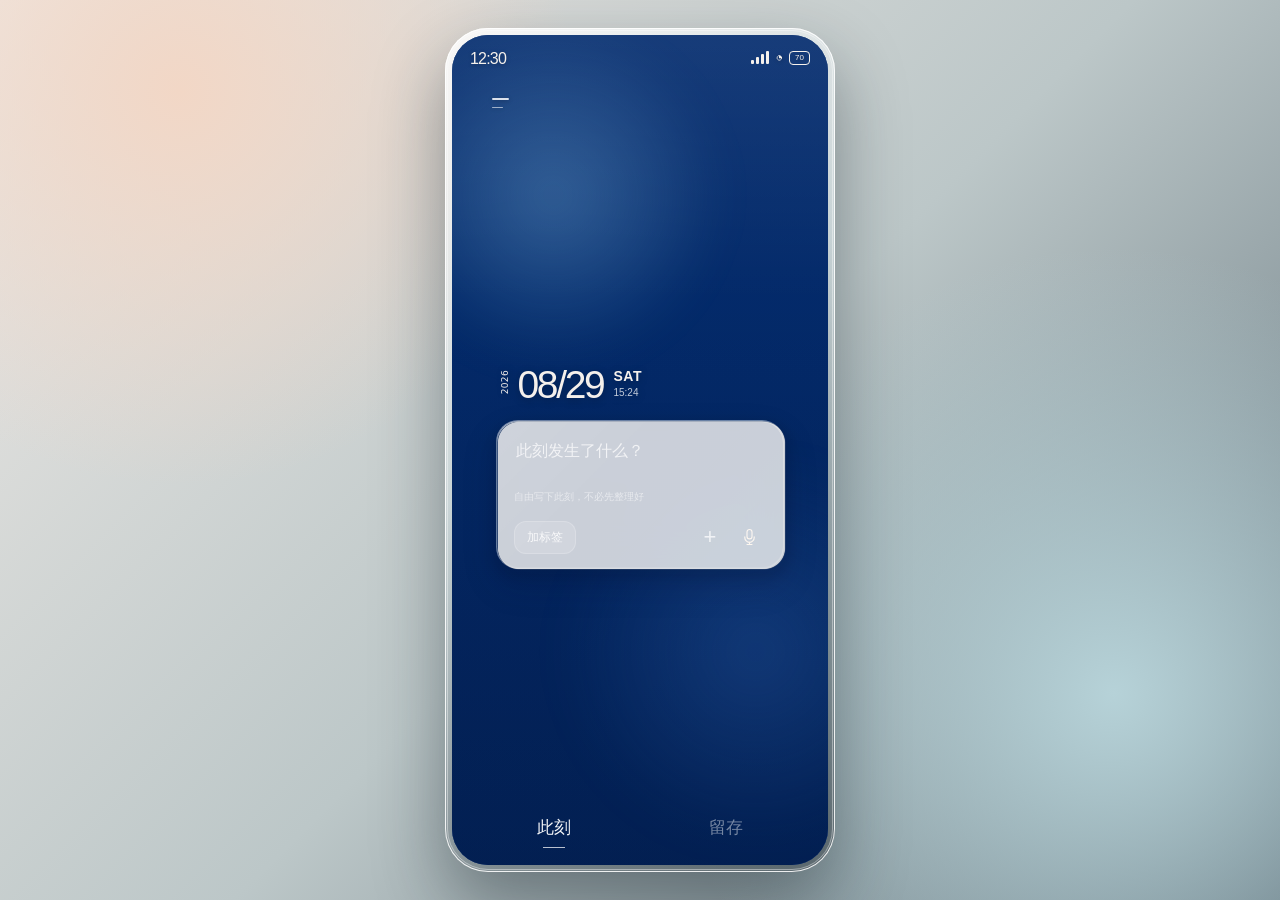
<file: app-2/prototype/index.html>
<!doctype html>
<html lang="zh-CN">
<head>
  <meta charset="utf-8" />
  <meta name="viewport" content="width=device-width, initial-scale=1, viewport-fit=cover" />
  <title>轨迹 · 自画像的回声</title>
  <style>
    :root{
      color-scheme:dark;
      --ink:rgba(255,249,241,.96);--soft:rgba(255,246,235,.72);--faint:rgba(255,246,235,.45);
      --line:rgba(255,246,235,.2);--accent:#9fd7ff;--accent-strong:#b7e5ff;
      --glass:rgba(160,198,235,.17);--glass-strong:rgba(237,247,255,.23);--shadow:0 24px 58px rgba(1,13,34,.35)
    }
    *{box-sizing:border-box}
    html,body{margin:0;min-height:100%;font-family:Inter,ui-sans-serif,system-ui,-apple-system,"Segoe UI","PingFang SC","Microsoft YaHei",sans-serif;background:#dcd7d4;color:var(--ink)}
    button,textarea,input{font:inherit}button{border:0;color:inherit;cursor:pointer}
    body{min-height:100vh;display:grid;place-items:center;padding:22px;background:radial-gradient(circle at 14% 10%,#f2d7c6 0,transparent 29%),radial-gradient(circle at 87% 77%,#b6d2d8 0,transparent 34%),linear-gradient(135deg,#eee9e5,#bcc7c8 52%,#60717a)}
    .stage{display:flex;justify-content:center;width:100%}
    .phone{width:min(390px,calc(100vw - 28px));aspect-ratio:390/844;padding:7px;border-radius:43px;background:linear-gradient(145deg,rgba(255,255,255,.82),rgba(199,215,220,.44) 43%,rgba(53,66,73,.76));box-shadow:0 30px 70px rgba(14,27,36,.4),inset 0 0 0 1px rgba(255,255,255,.88),inset 0 0 26px rgba(255,255,255,.2);position:relative}
    .phone:after{content:"";position:absolute;inset:2px;border-radius:41px;border:1px solid rgba(255,255,255,.4);pointer-events:none}
    .screen{position:relative;height:100%;overflow:hidden;border-radius:36px;background:#092f6e;isolation:isolate;box-shadow:inset 0 0 0 1px rgba(255,255,255,.2),inset 0 0 45px rgba(255,255,255,.08)}
    .background-video{position:absolute;inset:-6%;width:112%;height:112%;object-fit:cover;object-position:center;background:#092f6e;filter:saturate(1.06) contrast(1.03);transform:scale(1.04);z-index:-3}
    .backdrop,.backdrop:before,.backdrop:after{position:absolute;inset:0;content:"";z-index:-2}
    .backdrop{background:linear-gradient(180deg,rgba(9,22,46,.06),rgba(3,14,38,.24));animation:water 12s ease-in-out infinite alternate}
    .backdrop:before{inset:-14%;background:radial-gradient(circle at 32% 26%,rgba(152,218,255,.28),transparent 20%),radial-gradient(circle at 74% 69%,rgba(75,147,241,.24),transparent 24%);filter:blur(22px);animation:drift 17s ease-in-out infinite alternate}
    .backdrop:after{background:linear-gradient(180deg,rgba(255,255,255,.08),transparent 32%,rgba(0,8,32,.22));z-index:-2}
    @keyframes water{to{filter:hue-rotate(9deg) saturate(1.08);transform:scale(1.04)}}
    @keyframes drift{to{transform:translate(4%, -2%) scale(1.08)}}
    .frost{display:none;position:absolute;inset:0;background:rgba(13,35,75,.2);backdrop-filter:blur(15px) saturate(.82);-webkit-backdrop-filter:blur(15px) saturate(.82);pointer-events:none;z-index:-1}
    .screen.archive-active .frost{display:block}.screen.archive-active .background-video{filter:blur(4px) saturate(.82) contrast(.98);transform:scale(1.08)}
    .content{position:relative;height:100%;padding:14px 16px 13px;display:flex;flex-direction:column}
    .status{height:25px;display:flex;align-items:flex-start;justify-content:space-between;padding:2px 2px 0;font:300 16px/1 Arial,sans-serif;letter-spacing:-.05em;text-shadow:0 1px 4px rgba(0,0,0,.3)}
    .status-right{display:flex;align-items:center;gap:7px;font-size:10px;letter-spacing:0}.signal{display:inline-flex;align-items:flex-end;gap:2px;height:12px}.signal i{display:block;width:3px;border-radius:1px;background:currentColor}.signal i:nth-child(1){height:4px}.signal i:nth-child(2){height:7px}.signal i:nth-child(3){height:10px}.signal i:nth-child(4){height:13px}.wifi{font-size:12px}.battery{padding:2px 5px;border:1px solid currentColor;border-radius:4px;font-size:8px}
    .topbar{display:flex;align-items:center;justify-content:space-between;margin-top:10px}.menu-button{width:40px;height:38px;background:transparent;display:flex;flex-direction:column;justify-content:center;gap:7px;padding-left:4px}.menu-button i{display:block;height:1.5px;background:rgba(255,255,255,.84);border-radius:2px;box-shadow:0 1px 4px rgba(0,0,0,.28)}.menu-button i:first-child{width:17px}.menu-button i:last-child{width:11px;opacity:.68}.mark{display:grid;place-items:center;width:31px;height:24px;opacity:.85}.mark svg{width:31px;height:24px}.top-action{width:40px;height:38px;background:transparent;color:rgba(255,255,255,.76);font-size:22px}
    .view{min-height:0;flex:1;display:flex;flex-direction:column;animation:appear .34s ease both}.is-hidden{display:none!important}@keyframes appear{from{opacity:0;transform:translateY(7px)}to{opacity:1;transform:none}}
    .hero{flex:1;display:flex;align-items:center;justify-content:center;padding:0 0 36px}.hero-inner{width:92%;max-width:340px;position:relative}.glass-source{position:absolute;inset:0;width:100%;height:100%;object-fit:cover;object-position:center;opacity:0;pointer-events:none}.date-button{display:flex;align-items:flex-start;background:transparent;color:var(--ink);padding:12px 0;margin-bottom:12px;text-align:left;text-shadow:0 2px 8px rgba(0,0,0,.28);position:relative;z-index:1;pointer-events:none}.year{writing-mode:vertical-rl;transform:rotate(180deg);font-size:9px;letter-spacing:.04em;margin:2px 8px 0 1px}.date{font:300 39px/.86 Arial,sans-serif;letter-spacing:-.06em}.date-meta{display:flex;flex-direction:column;gap:5px;margin:1px 0 0 10px;font:300 11px/1 Arial,sans-serif}.date-meta strong{font-size:14px;letter-spacing:.04em}.date-meta span:last-child{font-size:10px;color:rgba(255,255,255,.76)}
    .composer{border:1px solid rgba(255,255,255,.38);border-radius:22px;background:linear-gradient(135deg,rgba(255,255,255,.2),rgba(255,255,255,.08) 42%,rgba(126,202,255,.15));box-shadow:inset 0 1px 0 rgba(255,255,255,.68),inset 0 -1px 0 rgba(255,255,255,.2),0 16px 34px rgba(3,24,60,.18);backdrop-filter:blur(19px) saturate(1.1);-webkit-backdrop-filter:blur(19px) saturate(1.1);padding:16px 17px 14px}.composer textarea{display:block;width:100%;min-height:42px;resize:none;outline:0;border:0;background:transparent;color:var(--ink);font:400 16px/1.55 "PingFang SC","Microsoft YaHei",sans-serif}.composer textarea::placeholder{color:rgba(255,255,255,.74)}.composer-subtitle{margin:0;color:rgba(255,255,255,.55);font-size:10px;line-height:1.45}.composer-toolbar{display:flex;align-items:center;gap:8px;padding-top:16px}.composer-toolbar>.tools{margin-left:auto}.tools{display:flex;align-items:center;gap:6px}.tool-menu{display:flex;align-items:center;gap:6px;max-width:0;overflow:hidden;opacity:0;transform:translateX(-8px);transition:max-width .26s ease,opacity .2s ease,transform .26s ease}.tools.is-open .tool-menu{max-width:150px;opacity:1;transform:none}.tool{flex:0 0 29px;width:29px;height:29px;border-radius:10px;background:rgba(255,255,255,.12);color:rgba(255,255,255,.74);font-size:12px;border:1px solid rgba(255,255,255,.12);transition:.2s}.tool:hover,.tool.is-selected{background:rgba(159,215,255,.28);color:#fff;transform:translateY(-1px)}.tool-toggle{flex:0 0 29px;transition:transform .26s ease,background .2s}.tool-toggle,.respond{background:transparent!important;border-color:transparent!important;box-shadow:none!important}.tools.is-open .tool-toggle{transform:rotate(45deg);background:rgba(159,215,255,.28)!important;color:#fff}.respond{min-height:32px;padding:0 5px;border-radius:999px;font-size:11px}.respond:hover{background:rgba(255,255,255,.08)!important}.hint{margin:10px 0 0;color:rgba(255,255,255,.55);font-size:10px;line-height:1.45}.mode-row{display:flex;gap:6px;flex-wrap:wrap;margin:12px 0 0}.mode{padding:6px 9px;border-radius:999px;background:rgba(255,255,255,.08);border:1px solid rgba(255,255,255,.16);font-size:9px;color:rgba(255,255,255,.62)}.mode.is-selected{background:rgba(168,222,255,.24);color:#fff;border-color:rgba(198,235,255,.32)}
    .response{margin-top:13px;padding:13px 14px;border-radius:17px;background:linear-gradient(135deg,rgba(255,255,255,.2),rgba(255,255,255,.07));border:1px solid rgba(255,255,255,.24);box-shadow:0 14px 28px rgba(0,0,0,.14);backdrop-filter:blur(18px);-webkit-backdrop-filter:blur(18px);animation:appear .3s ease both}.response-label{display:flex;align-items:center;gap:7px;color:var(--accent-strong);font-size:10px;letter-spacing:.08em;margin-bottom:8px}.pulse{width:7px;height:7px;border-radius:50%;background:var(--accent-strong);box-shadow:0 0 0 5px rgba(159,215,255,.14)}.response p{margin:0 0 11px;font:400 13px/1.6 "Noto Serif SC","STSong",serif;color:rgba(255,249,241,.94)}.response-actions{display:flex;gap:12px;align-items:center}.secondary,.text-button{font-size:10px}.secondary{padding:7px 10px;border-radius:10px;background:rgba(255,255,255,.15);border:1px solid rgba(255,255,255,.24)}.text-button{padding:3px 0;background:transparent;color:rgba(255,255,255,.7)}
    .bottom-nav{height:49px;display:flex;align-items:center;justify-content:space-around;margin-top:auto;color:rgba(255,255,255,.45);font-family:"Noto Serif SC","STSong",serif;font-size:17px}.nav-button{width:50%;height:43px;background:transparent;color:inherit;position:relative}.nav-button.is-active{color:rgba(255,255,255,.96)}.nav-button.is-active:after{content:"";position:absolute;left:50%;bottom:1px;width:22px;height:1px;transform:translateX(-50%);background:rgba(255,255,255,.72)}
    .archive-header{padding:13px 6px 0}.archive-tabs{display:flex;align-items:baseline;gap:29px}.archive-tab{padding:6px 0;background:transparent;color:var(--faint);font-size:22px;letter-spacing:-.04em}.archive-tab:last-child{font-family:"Noto Serif SC","STSong",serif;font-size:24px;letter-spacing:.02em}.archive-tab.is-active{color:var(--ink);text-shadow:0 0 16px rgba(255,255,255,.3)}.archive-tab.is-active:after{content:"";display:block;height:1px;width:48px;margin:8px auto 0;background:rgba(255,247,235,.72)}.tag-heading{display:flex;align-items:center;gap:8px;margin:13px 0 0;padding:3px 0;background:transparent;color:var(--soft);font-size:14px}.tag-heading:after{content:"⌄";font-size:12px;color:var(--faint);transition:transform .2s ease}.tag-heading[aria-expanded="true"]:after{transform:rotate(180deg)}.tag-list{display:flex;flex-wrap:wrap;gap:6px;margin:8px 0 0;padding:0 0 2px;animation:appear .2s ease both}.tag-option{padding:6px 9px;border:1px solid rgba(255,255,255,.16);border-radius:999px;background:rgba(255,255,255,.09);color:var(--soft);font-size:10px;transition:.2s}.tag-option:hover,.tag-option.is-selected{background:rgba(159,215,255,.25);border-color:rgba(211,239,255,.38);color:#fff;transform:translateY(-1px)}.archive-scroll{position:relative;flex:1;min-height:0;overflow:auto;padding:13px 4px 8px 9px;scrollbar-width:none}.archive-scroll::-webkit-scrollbar{display:none}.rail{position:absolute;left:14px;top:39px;bottom:18px;width:1px;background:linear-gradient(180deg,rgba(255,245,233,.38),rgba(255,245,233,.08))}.year-heading,.day-heading{margin:5px 0 13px 20px;color:var(--faint);font-size:10px;letter-spacing:.1em}.day-heading{font-size:12px;letter-spacing:.06em;color:var(--soft);margin-top:14px;margin-bottom:12px}.entry{position:relative;padding:0 0 13px 20px;margin:0 0 6px}.entry:before{content:"";position:absolute;left:10px;top:5px;width:7px;height:7px;border-radius:50%;background:rgba(255,246,232,.86);box-shadow:0 0 0 3px rgba(255,246,232,.09),0 0 13px rgba(255,246,232,.2)}.time{font-size:10px;color:var(--faint);margin-bottom:6px;font-variant-numeric:tabular-nums}.note{position:relative;padding:12px 13px 11px;border-radius:17px;background:linear-gradient(145deg,rgba(255,255,255,.17),rgba(255,255,255,.06));box-shadow:inset 0 1px 0 rgba(255,255,255,.2),inset 0 -1px 0 rgba(0,0,0,.1),0 10px 23px rgba(0,0,0,.13);border:1px solid rgba(255,255,255,.08);cursor:pointer}.note.parked{background:linear-gradient(145deg,rgba(255,255,255,.13),rgba(255,255,255,.04))}.note:before{content:"";position:absolute;left:13px;right:13px;top:1px;height:1px;background:linear-gradient(90deg,transparent,rgba(255,255,255,.42),transparent);opacity:.65}.excerpt{margin:0 23px 7px 0;font-size:11px;line-height:1.5;color:rgba(255,249,241,.9)}.settle{margin:0 21px 8px 0;font:400 12px/1.45 "Noto Serif SC","STSong",serif;color:rgba(255,249,241,.96)}.settle:before{content:"“";color:rgba(255,245,230,.55);margin-right:2px}.settle:after{content:"”";color:rgba(255,245,230,.55);margin-left:2px}.note-foot{display:flex;justify-content:space-between;gap:8px;color:var(--faint);font-size:9px}.more{position:absolute;right:8px;top:8px;width:24px;height:25px;padding:0;background:transparent;color:rgba(255,249,241,.66);display:grid;place-items:center}.more span,.more span:before,.more span:after{content:"";display:block;width:3px;height:3px;border-radius:50%;background:currentColor}.more span:before{transform:translateY(-6px)}.more span:after{transform:translateY(3px)}.empty{padding:58px 22px;text-align:center;color:var(--faint);font-size:11px;line-height:1.7}.empty-orbit{font-size:30px;margin-bottom:7px}
    .floating-menu{position:absolute;right:12px;z-index:8;display:none;min-width:116px;padding:6px;border-radius:13px;background:rgba(18,31,52,.88);border:1px solid rgba(255,255,255,.15);backdrop-filter:blur(18px);box-shadow:0 12px 28px rgba(0,0,0,.3),inset 0 1px 0 rgba(255,255,255,.15)}.floating-menu.is-open{display:block;animation:appear .15s ease both}.floating-menu button{display:block;width:100%;padding:8px 9px;border-radius:8px;text-align:left;background:transparent;color:rgba(255,249,241,.9);font-size:10px}.floating-menu button:hover{background:rgba(255,255,255,.1)}
    .modal{position:absolute;inset:0;z-index:20;display:flex;align-items:flex-end;background:rgba(4,16,34,.36);animation:fade .2s ease both}.settings{width:100%;padding:10px 20px 22px;border-radius:25px 25px 0 0;background:rgba(228,242,251,.92);color:#203443;border:1px solid rgba(255,255,255,.75);box-shadow:0 -18px 50px rgba(0,0,0,.24);backdrop-filter:blur(24px);-webkit-backdrop-filter:blur(24px)}@keyframes fade{from{opacity:0}to{opacity:1}}.handle{width:38px;height:4px;margin:0 auto 17px;border-radius:99px;background:rgba(32,52,67,.2)}.settings-head{display:flex;align-items:flex-start;justify-content:space-between;margin-bottom:12px}.settings-head p{margin:0 0 3px;font-size:10px;letter-spacing:.12em;color:#66808f}.settings-head h2{margin:0;font:500 26px/1.2 Georgia,serif}.close{width:32px;height:32px;border-radius:50%;background:rgba(255,255,255,.6);font-size:20px;color:#4d6470}.setting-row{display:flex;align-items:center;justify-content:space-between;gap:14px;padding:11px 0;border-bottom:1px solid rgba(32,52,67,.12)}.setting-row strong{display:block;margin-bottom:3px;font-size:12px}.setting-row small{display:block;color:#6c808a;font-size:9px;line-height:1.4}.segmented{display:flex;padding:3px;border-radius:10px;background:rgba(32,52,67,.09)}.segmented button{padding:6px 8px;border-radius:8px;background:transparent;color:#6c808a;font-size:9px}.segmented button.is-active{background:#fff;color:#203443;box-shadow:0 2px 8px rgba(32,52,67,.1)}.swatches{display:flex;gap:7px}.swatch{width:23px;height:23px;border-radius:50%;border:2px solid transparent}.swatch.is-active{outline:2px solid #356d69;outline-offset:2px}.swatch.mist{background:#b8d5d2}.swatch.sand{background:#d9c5a7}.swatch.dusk{background:#abb8d3}.switch input{display:none}.switch span{position:relative;display:block;width:39px;height:23px;border-radius:99px;background:rgba(32,52,67,.18);transition:.2s}.switch span:after{content:"";position:absolute;left:3px;top:3px;width:17px;height:17px;border-radius:50%;background:#fff;box-shadow:0 2px 4px rgba(0,0,0,.14);transition:.2s}.switch input:checked+span{background:#397b78}.switch input:checked+span:after{transform:translateX(16px)}.privacy{display:flex;gap:8px;align-items:flex-start;margin:13px 0;padding:10px 11px;border-radius:12px;background:rgba(163,210,204,.38);color:#39716d}.privacy b{font-size:17px;line-height:1}.privacy p{margin:0;font-size:9px;line-height:1.5}.done{width:100%;min-height:36px;border-radius:12px;background:#2e716e;color:#fff;font-size:11px;box-shadow:0 7px 15px rgba(46,113,110,.2)}
    .toast{position:absolute;left:50%;bottom:59px;z-index:30;transform:translate(-50%,8px);opacity:0;pointer-events:none;white-space:nowrap;padding:8px 11px;border-radius:999px;background:rgba(10,24,44,.82);color:rgba(255,255,255,.92);font-size:10px;transition:.25s;box-shadow:0 8px 20px rgba(0,0,0,.2)}.toast.show{opacity:1;transform:translate(-50%,0)}
    .tag-tool{flex:0 0 auto;width:auto;height:38px;padding:0 16px;border-radius:15px;background:rgba(255,255,255,.14);color:rgba(255,255,255,.84);font-size:12px;border:1px solid rgba(255,255,255,.2);white-space:nowrap;transition:.2s}.tag-tool:hover,.tag-tool.is-selected{background:rgba(159,215,255,.3);color:#fff;transform:translateY(-1px)}.respond{width:34px;height:32px;min-height:32px;padding:0;display:grid;place-items:center}.respond-icon{width:15px;height:18px;display:block}
    body[data-hand="left"] .composer-toolbar{flex-direction:row-reverse}body[data-hand="left"] .tools{flex-direction:row-reverse}
    @media (max-width:420px){body{padding:10px;background:#e9e5e1}.phone{width:100%;max-width:390px}}
    @media (prefers-reduced-motion:reduce){*,*:before,*:after{animation-duration:.01ms!important;transition-duration:.01ms!important}}
  </style>
  <style>
    .archive-tab{font-family:"Noto Serif SC","STSong",serif!important;font-weight:400;font-size:24px!important;line-height:1;height:38px}
    .tag-heading:after{content:"";width:6px;height:6px;border-right:1px solid currentColor;border-bottom:1px solid currentColor;transform:rotate(45deg) translateY(-2px);font-size:0}
    .tag-heading[aria-expanded="true"]:after{transform:rotate(225deg) translateY(-2px)}
    .sr-only{position:absolute;width:1px;height:1px;padding:0;margin:-1px;overflow:hidden;clip:rect(0,0,0,0);white-space:nowrap;border:0}
    .hero{padding-bottom:0}
    .hero-inner{width:84%;max-width:438px}
    .topbar{padding-left:20px}
    .date-button{padding-left:3px;margin-bottom:6px}
    .tag-tool{height:33px;padding:0 12px;border-radius:12px}
    .composer-toolbar{padding-top:16px}
    .tool-toggle{font:300 22px/1 Arial,sans-serif}
    .note-foot span:last-child{display:none}
    .toast{display:flex;align-items:center;gap:8px;pointer-events:auto}
    .toast-action{padding:2px 4px;background:transparent;color:var(--accent);font-size:10px;text-decoration:underline}
    .compose-tag-picker{display:flex;flex-wrap:wrap;gap:6px;margin-top:11px;padding-top:10px;border-top:1px solid rgba(255,255,255,.12);animation:appear .2s ease both}
    .compose-tag-option{padding:6px 9px;border:1px solid rgba(255,255,255,.16);border-radius:999px;background:rgba(255,255,255,.09);color:var(--soft);font-size:10px;transition:.2s}
    .compose-tag-option:hover,.compose-tag-option.is-selected{background:rgba(159,215,255,.28);border-color:rgba(211,239,255,.4);color:#fff;transform:translateY(-1px)}
  </style>
</head>
<body>
  <main class="stage">
    <section class="phone" aria-label="轨迹应用">
      <div class="screen">
        <video class="background-video" src="trajectory-bg.mp4" autoplay muted loop playsinline preload="auto" aria-hidden="true"></video><div class="backdrop"></div><div class="frost"></div>
        <div class="content">
          <div class="status"><span>12:30</span><span class="status-right"><span class="signal"><i></i><i></i><i></i><i></i></span><span class="wifi">◔</span><span class="battery">70</span></span></div>
          <div class="topbar"><button class="menu-button" id="settingsButton" aria-label="打开设置"><i></i><i></i></button></div>

          <section class="view" id="nowView" aria-label="此刻">
            <div class="hero">
              <div class="hero-inner">
                <video class="glass-source" src="trajectory-bg.mp4" autoplay muted loop playsinline preload="auto" aria-hidden="true"></video><div class="date-button"><span class="year">2026</span><span class="date">08/29</span><span class="date-meta"><strong>SAT</strong><span id="liveTime">15:24</span></span></div>
                <section class="composer" aria-label="记录此刻"><label class="sr-only" for="thoughtInput">写下此刻的想法</label><textarea id="thoughtInput" placeholder="此刻发生了什么？"></textarea><p class="composer-subtitle" id="composerHint">自由写下此刻，不必先整理好</p><div class="composer-toolbar"><button class="tag-tool" id="tagButton" aria-label="加标签" aria-expanded="false" aria-controls="composeTagPicker">加标签</button><div class="tools" id="inputTools"><div class="tool-menu" id="toolMenu"><button class="tool" data-input="video" aria-label="添加视频">▷</button><button class="tool" data-input="image" aria-label="添加图片">▧</button><button class="tool" data-input="voice" aria-label="语音输入">◉</button></div><button class="tool tool-toggle" id="inputToolsToggle" aria-label="展开输入工具" aria-expanded="false">+</button></div><button class="respond" id="respondButton" aria-label="听见我"><svg class="respond-icon" viewBox="0 0 24 28" aria-hidden="true"><rect x="8" y="2" width="8" height="15" rx="4" fill="none" stroke="currentColor" stroke-width="1.8"/><path d="M4.5 13.5v1.5a7.5 7.5 0 0 0 15 0v-1.5M12 22v4M8 26h8" fill="none" stroke="currentColor" stroke-width="1.8" stroke-linecap="round" stroke-linejoin="round"/></svg></button></div><div class="compose-tag-picker is-hidden" id="composeTagPicker" role="listbox" aria-label="选择标签"></div></section>
                <section class="response is-hidden" id="responseCard" aria-live="polite"><div class="response-label"><span class="pulse"></span>一声回声</div><p id="responseText"></p><div class="response-actions"><button class="secondary" id="saveButton">留下这声回声</button><button class="text-button" id="quietResponseButton">先安静一会儿</button></div></section>
              </div>
            </div>
          </section>

          <section class="view is-hidden" id="archiveView" aria-label="留存">
            <header class="archive-header"><div class="archive-tabs" role="tablist" aria-label="留存视图"><button class="archive-tab is-active" data-archive-mode="date" role="tab" aria-selected="true">时间</button><button class="archive-tab" data-archive-mode="tag" role="tab" aria-selected="false">标签</button></div><button class="tag-heading is-hidden" id="tagHeading" aria-expanded="false" aria-controls="tagList">#找工作</button><div class="tag-list is-hidden" id="tagList" role="listbox" aria-label="标签列表"></div></header>
            <main class="archive-scroll" id="archiveScroll" aria-label="按时间排列的笔记"><div class="rail" aria-hidden="true"></div><div id="archiveList"></div></main>
          </section>
          <nav class="bottom-nav" aria-label="底部导航"><button class="nav-button is-active" data-view="now">此刻</button><button class="nav-button" data-view="archive">留存</button></nav>
        </div>
        <div class="floating-menu" id="floatingMenu" role="menu"><button data-action="edit">编辑</button><button data-action="tag">添加标签</button><button data-action="delete">删除</button></div>
        <div class="toast" id="toast" role="status"><span id="toastMessage"></span><button class="toast-action is-hidden" id="toastAction" type="button">撤销</button></div>
        <div class="modal is-hidden" id="settingsModal" role="presentation"><section class="settings" role="dialog" aria-modal="true" aria-labelledby="settingsTitle"><div class="handle"></div><div class="settings-head"><div><p>偏好与安全</p><h2 id="settingsTitle">设置</h2></div><button class="close" id="closeSettings" aria-label="关闭设置">×</button></div><div class="setting-row"><div><strong>常用手</strong><small>让常用按钮更靠近顺手的一侧</small></div><div class="segmented"><button data-hand-choice="left">左手</button><button data-hand-choice="right" class="is-active">右手</button></div></div><div class="setting-row"><div><strong>界面背景</strong><small>低饱和色块，保持阅读舒适</small></div><div class="swatches"><button class="swatch mist is-active" data-theme-choice="mist" aria-label="雾青"></button><button class="swatch sand" data-theme-choice="sand" aria-label="暖沙"></button><button class="swatch dusk" data-theme-choice="dusk" aria-label="暮蓝"></button></div></div><div class="setting-row"><div><strong>主动提醒</strong><small>默认关闭，只在你主动设置后提醒</small></div><label class="switch"><input type="checkbox" id="reminderToggle"><span></span></label></div><div class="setting-row"><div><strong>允许回看过去</strong><small>让 AI 在你请求时引用旧的回声</small></div><label class="switch"><input type="checkbox" id="historyToggle"><span></span></label></div><div class="privacy"><b>⌁</b><p>你的记录默认私密。云同步、AI 分析和媒体理解都可以分别控制。</p></div><button class="done" id="doneSettings">完成</button></section></div>
      </div>
    </section>
  </main>
  <script>
    (()=>{
      const $=s=>document.querySelector(s), $$=s=>[...document.querySelectorAll(s)];
      const seed=[
        {id:'seed-1',date:'2026-08-29',time:'15:24',text:'下午突然很焦虑，脑子里一直在想找工作的事。',settle:'今天先不解决找工作的全部问题，先给朋友发一条消息。',tags:['#找工作'],status:'暂时安放'},
        {id:'seed-2',date:'2026-08-29',time:'11:08',text:'感觉很累，什么都不想做。',settle:'先喝一杯水，再走到阳台站一会儿。',tags:['完成 · 喝水'],status:'已找到落点'},
        {id:'seed-3',date:'2026-08-29',time:'08:16',text:'醒来以后不太想面对今天。',settle:'我不用一开始就准备好，先坐起来就好。',tags:['#起床','#自我对话'],status:'已找到落点'},
        {id:'seed-4',date:'2026-08-28',time:'22:41',text:'今天有一点喘不过气，但我没有继续逼自己。',settle:'先让今晚只是今晚，明天再接住明天。',tags:['#自我照顾'],status:'暂时安放'},
        {id:'archive-seed-1',date:'2026-08-29',time:'14:36',text:'整理简历的时候有点卡住，总觉得还不够好。',settle:'先完成一版，再允许自己慢慢修改。',tags:['#找工作','#此刻'],status:'暂时安放'},
        {id:'archive-seed-2',date:'2026-08-29',time:'13:12',text:'看到别人分享入职消息，心里有一点羡慕。',settle:'别人的进度不是我的倒计时，我可以走自己的路。',tags:['#自我对话'],status:'已找到落点'},
        {id:'archive-seed-3',date:'2026-08-29',time:'12:02',text:'午饭没有好好吃，身体比我更早发现了疲惫。',settle:'先把饭吃完，再决定下午要不要继续。',tags:['#自我照顾'],status:'已找到落点'},
        {id:'archive-seed-4',date:'2026-08-29',time:'07:42',text:'今天醒得比闹钟早，窗外的光很安静。',settle:'不用急着进入状态，先让一天自然开始。',tags:['#起床','#此刻'],status:'已找到落点'},
        {id:'archive-seed-5',date:'2026-08-28',time:'19:18',text:'今天只完成了一件小事，但它确实被我完成了。',settle:'小事也算数，给自己留一点确认的时间。',tags:['#自我对话'],status:'已找到落点'},
        {id:'archive-seed-6',date:'2026-08-28',time:'16:05',text:'给朋友发了消息，说起最近找工作的焦虑。',settle:'被听见以后，事情没有变小，但我没有那么孤单了。',tags:['#找工作','#自我照顾'],status:'已找到落点'},
        {id:'archive-seed-7',date:'2026-08-27',time:'21:27',text:'反复刷新邮件，却没有新的回复。',settle:'今天先关掉页面，明天再打开也来得及。',tags:['#找工作'],status:'暂时安放'},
        {id:'archive-seed-8',date:'2026-08-27',time:'18:44',text:'回家的路上买了一束很小的花。',settle:'照顾自己不一定要等到特别累的时候。',tags:['#自我照顾'],status:'已找到落点'},
        {id:'archive-seed-9',date:'2026-08-26',time:'23:06',text:'睡前还是想了很多，但比昨天少了一点慌张。',settle:'今晚只需要睡觉，不需要把未来想明白。',tags:['#自我对话','#自我照顾'],status:'暂时安放'},
        {id:'archive-seed-10',date:'2026-08-26',time:'09:31',text:'给明天写下了三件最小的事情。',settle:'把目标缩小一点，行动就有地方落脚。',tags:['#此刻','#自我对话'],status:'已找到落点'}
      ];
      const storedRecords=JSON.parse(localStorage.getItem('trajectory_she_nicest_records')||'null'),savedRecords=Array.isArray(storedRecords)?storedRecords:null,archiveSeedImported=localStorage.getItem('trajectory_she_nicest_archive_seed_v1')==='true',initialRecords=archiveSeedImported?(savedRecords||[]):[...seed,...(savedRecords||[]).filter(record=>!seed.some(base=>base.id===record.id))];
      if(!archiveSeedImported)localStorage.setItem('trajectory_she_nicest_archive_seed_v1','true');
      const state={view:'now',archiveMode:'date',selectedTag:'#找工作',draftTags:[],mode:'reflect',records:initialRecords,theme:localStorage.getItem('trajectory_she_nicest_theme')||'mist',hand:localStorage.getItem('trajectory_she_nicest_hand')||'right',reminders:localStorage.getItem('trajectory_she_nicest_reminders')==='true',history:localStorage.getItem('trajectory_she_nicest_history')==='true',menuRecord:null,undo:null};
      const persist=()=>{localStorage.setItem('trajectory_she_nicest_records',JSON.stringify(state.records));localStorage.setItem('trajectory_she_nicest_theme',state.theme);localStorage.setItem('trajectory_she_nicest_hand',state.hand);localStorage.setItem('trajectory_she_nicest_reminders',String(state.reminders));localStorage.setItem('trajectory_she_nicest_history',String(state.history))};
      const toast=(message,action)=>{const el=$('#toast'),messageEl=$('#toastMessage'),actionEl=$('#toastAction');messageEl.textContent=message;actionEl.classList.toggle('is-hidden',!action);actionEl.onclick=action?()=>{action();actionEl.classList.add('is-hidden')}:null;el.classList.add('show');clearTimeout(toast.timer);toast.timer=setTimeout(()=>{el.classList.remove('show');actionEl.classList.add('is-hidden')},action?5000:2200)};
      const escapeHtml=v=>String(v).replace(/[&<>"']/g,c=>({'&':'&amp;','<':'&lt;','>':'&gt;','"':'&quot;',"'":'&#39;'}[c]));
      const responseFor=(text,mode)=>{const t=text.trim();if(!t)return'你还没有准备好说很多，也没关系。可以先留下一个词，或者只是停在这里。';if(mode==='break_down')return`我听见你被“${t.slice(0,28)}${t.length>28?'…':''}”卡住了。今天只做一个 3 分钟动作：把相关页面打开，不要求完成。`;if(mode==='recall')return state.history&&state.records.length?`这件事曾在 ${state.records[0].date.replaceAll('-','.')} 回到你面前。那时的你留下了自己的声音；现在的你不必复制当时的答案，只要听听它。`:'你还没有允许我调用过去的回声。可以在设置里打开，也可以只陪你停在此刻。';return`我听见了：${t.slice(0,52)}${t.length>52?'…':''}。你不需要现在解决它。可以先把这句话留在这里，等未来的你有力气时再回来。`};
      const settleFor=(text,mode)=>mode==='break_down'?'先打开相关页面，只做一个 3 分钟动作。':mode==='recall'?'你曾经接住过自己，这一次也可以慢一点。':'今天先不解决全部问题，先给自己留一个可以呼吸的位置。';
      function setView(view){state.view=view;$('#nowView').classList.toggle('is-hidden',view!=='now');$('#archiveView').classList.toggle('is-hidden',view!=='archive');$('.screen').classList.toggle('archive-active',view==='archive');$$('.nav-button').forEach(b=>b.classList.toggle('is-active',b.dataset.view===view));if(view==='archive')renderArchive();closeMenu()}
      function renderArchive(){const list=$('#archiveList'),tagMode=state.archiveMode==='tag',tagHeading=$('#tagHeading'),tagList=$('#tagList');tagHeading.classList.toggle('is-hidden',!tagMode);if(!tagMode){tagList.classList.add('is-hidden');tagHeading.setAttribute('aria-expanded','false')}$$('.archive-tab').forEach(b=>{const active=b.dataset.archiveMode===state.archiveMode;b.classList.toggle('is-active',active);b.setAttribute('aria-selected',String(active))});const defaultTags=['#找工作','#起床','#自我对话','#自我照顾','#此刻','完成 · 喝水'],tags=[...new Set([...defaultTags,...state.records.flatMap(r=>r.tags||[])])];if(!tags.includes(state.selectedTag))state.selectedTag=tags[0]||'#找工作';tagHeading.textContent=state.selectedTag;tagList.innerHTML=tags.map(tag=>`<button class="tag-option ${tag===state.selectedTag?'is-selected':''}" data-tag="${escapeHtml(tag)}" role="option" aria-selected="${tag===state.selectedTag}">${escapeHtml(tag)}</button>`).join('');$$('.tag-option').forEach(button=>button.addEventListener('click',()=>{state.selectedTag=button.dataset.tag;tagList.classList.add('is-hidden');tagHeading.setAttribute('aria-expanded','false');renderArchive()}));let records=tagMode?state.records.filter(r=>(r.tags||[]).some(t=>t===state.selectedTag)):state.records;if(!records.length){list.innerHTML='<div class="empty"><div class="empty-orbit">◌</div>这一天还没有留下什么。<br>你写下的，会在这里等你。</div>';return}const groups={};records.forEach(r=>(groups[r.date]??=[]).push(r));list.innerHTML=Object.entries(groups).sort((a,b)=>b[0].localeCompare(a[0])).map(([date,items],index)=>`<div class="year-heading">${date.slice(0,4)}年</div><div class="day-heading">${date.slice(5,7)}月${date.slice(8,10)}日</div>${items.map(r=>`<article class="entry"><div class="time">${escapeHtml(r.time)}</div><div class="note ${r.status==='暂时安放'?'parked':''}" data-record-id="${escapeHtml(r.id)}"><button class="more" data-more="${escapeHtml(r.id)}" aria-label="打开笔记菜单"><span></span></button><p class="excerpt">${escapeHtml(r.text)}</p><p class="settle">${escapeHtml(r.settle)}</p><div class="note-foot"><span>${(r.tags||[]).map(escapeHtml).join(' ')}</span><span>${escapeHtml(r.status||'已留下')}</span></div></div></article>`).join('')}`).join('');$$('[data-more]').forEach(btn=>btn.addEventListener('click',event=>{event.stopPropagation();openMenu(btn.dataset.more,btn)}));$$('.note').forEach(note=>note.addEventListener('click',()=>closeMenu()))}
      function openMenu(id,button){state.menuRecord=id;const menu=$('#floatingMenu'),tagAction=menu.querySelector('[data-action="tag"]'),record=state.records.find(r=>r.id===id),hasReviewTag=record?.tags?.includes('#已回看'),screen=$('.screen').getBoundingClientRect(),rect=button.getBoundingClientRect();tagAction.textContent=hasReviewTag?'移除标签':'添加标签';menu.style.top=`${Math.min(rect.bottom-screen.top+4,screen.height-145)}px`;menu.style.right='12px';menu.classList.add('is-open')}
      function closeMenu(){state.menuRecord=null;$('#floatingMenu').classList.remove('is-open')}
      function renderComposeTagPicker(){const picker=$('#composeTagPicker'),defaultTags=['#找工作','#起床','#自我对话','#自我照顾','#此刻','完成 · 喝水'],tags=[...new Set([...defaultTags,...state.records.flatMap(r=>r.tags||[])])];picker.innerHTML=tags.map(tag=>`<button class="compose-tag-option ${state.draftTags.includes(tag)?'is-selected':''}" data-compose-tag="${escapeHtml(tag)}" role="option" aria-selected="${state.draftTags.includes(tag)}">${escapeHtml(tag)}</button>`).join('');$$('.compose-tag-option').forEach(button=>button.addEventListener('click',()=>{const tag=button.dataset.composeTag,stateTags=state.draftTags.includes(tag)?state.draftTags.filter(item=>item!==tag):[...state.draftTags,tag];state.draftTags=stateTags;$('#tagButton').classList.toggle('is-selected',stateTags.length>0);renderComposeTagPicker()}))}
      function setTheme(theme){state.theme=theme;document.body.dataset.theme=theme;$$('[data-theme-choice]').forEach(b=>b.classList.toggle('is-active',b.dataset.themeChoice===theme));const colors={mist:['#092f6e','#2679ca'],sand:['#4e3d38','#a46b54'],dusk:['#151e56','#4d65b7']};document.querySelector('.screen').style.background=colors[theme][0];persist()}
      function setHand(hand){state.hand=hand;document.body.dataset.hand=hand;$$('[data-hand-choice]').forEach(b=>b.classList.toggle('is-active',b.dataset.handChoice===hand));persist()}
      function openSettings(){$('#settingsModal').classList.remove('is-hidden');$('#reminderToggle').checked=state.reminders;$('#historyToggle').checked=state.history}
      function closeSettings(){$('#settingsModal').classList.add('is-hidden')}
      $$('.nav-button').forEach(b=>b.addEventListener('click',()=>setView(b.dataset.view)));
      $('#respondButton').addEventListener('click',()=>{const text=$('#thoughtInput').value;$('#responseText').textContent=responseFor(text,state.mode);$('#responseCard').classList.remove('is-hidden');$('#saveButton').dataset.text=text.trim();if(!text.trim())toast('先写下一句话或几个词')});
      $('#saveButton').addEventListener('click',()=>{const text=$('#saveButton').dataset.text||$('#thoughtInput').value.trim();if(!text){toast('还没有可以留下的内容');return}const now=new Date(),iso=now.toISOString().slice(0,10);state.records.unshift({id:`record-${Date.now()}`,date:iso,time:now.toTimeString().slice(0,5),text,settle:settleFor(text,state.mode),tags:state.draftTags.length?[...state.draftTags]:['#此刻'],status:'暂时安放'});persist();state.draftTags=[];$('#tagButton').classList.remove('is-selected');$('#composeTagPicker').classList.add('is-hidden');$('#tagButton').setAttribute('aria-expanded','false');$('#thoughtInput').value='';$('#responseCard').classList.add('is-hidden');toast('这声回声已留下')});
      $('#quietResponseButton').addEventListener('click',()=>{$('#responseCard').classList.add('is-hidden');});
      $('#inputToolsToggle').addEventListener('click',()=>{const tools=$('#inputTools'),open=tools.classList.toggle('is-open');$('#inputToolsToggle').setAttribute('aria-expanded',String(open));$('#inputToolsToggle').setAttribute('aria-label',open?'收起输入工具':'展开输入工具')});$$('[data-input]').forEach(b=>b.addEventListener('click',()=>{b.classList.toggle('is-selected');toast(`${b.getAttribute('aria-label')}${b.classList.contains('is-selected')?'已选择':'已取消'}`)}));$('#tagButton').addEventListener('click',()=>{const picker=$('#composeTagPicker'),open=picker.classList.contains('is-hidden');if(open){renderComposeTagPicker();picker.classList.remove('is-hidden')}else picker.classList.add('is-hidden');$('#tagButton').setAttribute('aria-expanded',String(open))});
      $$('.archive-tab').forEach(b=>b.addEventListener('click',()=>{state.archiveMode=b.dataset.archiveMode;renderArchive()}));$('#tagHeading').addEventListener('click',()=>{const open=$('#tagList').classList.toggle('is-hidden');$('#tagHeading').setAttribute('aria-expanded',String(!open))});
      $('#settingsButton').addEventListener('click',openSettings);$('#closeSettings').addEventListener('click',closeSettings);$('#doneSettings').addEventListener('click',()=>{closeSettings();toast('设置已保存')});$('#settingsModal').addEventListener('click',e=>{if(e.target.id==='settingsModal')closeSettings()});$$('[data-theme-choice]').forEach(b=>b.addEventListener('click',()=>setTheme(b.dataset.themeChoice)));$$('[data-hand-choice]').forEach(b=>b.addEventListener('click',()=>setHand(b.dataset.handChoice)));$('#reminderToggle').addEventListener('change',e=>{state.reminders=e.target.checked;persist()});$('#historyToggle').addEventListener('change',e=>{state.history=e.target.checked;persist()});
      $('#floatingMenu').addEventListener('click',e=>{const action=e.target.closest('[data-action]')?.dataset.action;if(!action||!state.menuRecord)return;const record=state.records.find(r=>r.id===state.menuRecord);if(action==='delete'){const deletedIndex=state.records.findIndex(r=>r.id===state.menuRecord),deletedRecord=deletedIndex>=0?state.records[deletedIndex]:null;state.records=state.records.filter(r=>r.id!==state.menuRecord);state.undo=deletedRecord?{record:deletedRecord,index:deletedIndex}:null;persist();renderArchive();toast('这条回声已删除',state.undo?()=>{const undo=state.undo;if(!undo)return;state.records.splice(Math.min(undo.index,state.records.length),0,undo.record);state.undo=null;persist();renderArchive();toast('已复原')}:null)}else if(action==='edit'&&record){setView('now');$('#thoughtInput').value=record.text;toast('已把回声放回编辑框')}else if(action==='tag'&&record){const hasReviewTag=(record.tags||[]).includes('#已回看');record.tags=hasReviewTag?(record.tags||[]).filter(tag=>tag!=='#已回看'):[...(record.tags||[]),'#已回看'];persist();renderArchive();toast(hasReviewTag?'已移除回看标签':'已添加回看标签')}closeMenu()});
      $('.screen').addEventListener('click',e=>{if(!e.target.closest('.more')&&!e.target.closest('.floating-menu'))closeMenu()});document.addEventListener('keydown',e=>{if(e.key==='Escape'){closeMenu();closeSettings()}});
      document.body.dataset.theme=state.theme;document.body.dataset.hand=state.hand;setTheme(state.theme);setHand(state.hand);$('#reminderToggle').checked=state.reminders;$('#historyToggle').checked=state.history;setInterval(()=>{const d=new Date();$('#liveTime').textContent=d.toTimeString().slice(0,5)},30000);
    })();
  </script>
  <script type="module">
    import { LiquidGlass } from './liquidglass.js';
    const glassRoot = document.querySelector('.hero-inner');
    const composerGlass = document.querySelector('.composer');
    if (glassRoot && composerGlass && 'WebGLRenderingContext' in window) {
      composerGlass.dataset.config = JSON.stringify({
        blurAmount: 0.18,
        refraction: 0.58,
        chromAberration: 0.035,
        edgeHighlight: 0.16,
        specular: 0.22,
        fresnel: 0.72,
        cornerRadius: 22,
        zRadius: 24,
        opacity: 0.92,
        saturation: 0.08,
        tintStrength: 0.08,
        brightness: 0.02,
        shadowOpacity: 0.26,
        shadowSpread: 12,
        shadowOffsetY: 4
      });
      LiquidGlass.init({ root: glassRoot, glassElements: [composerGlass] }).catch(() => {
        composerGlass.classList.add('liquidglass-fallback');
      });
    }
  </script>
</body>
</html>
</file>
